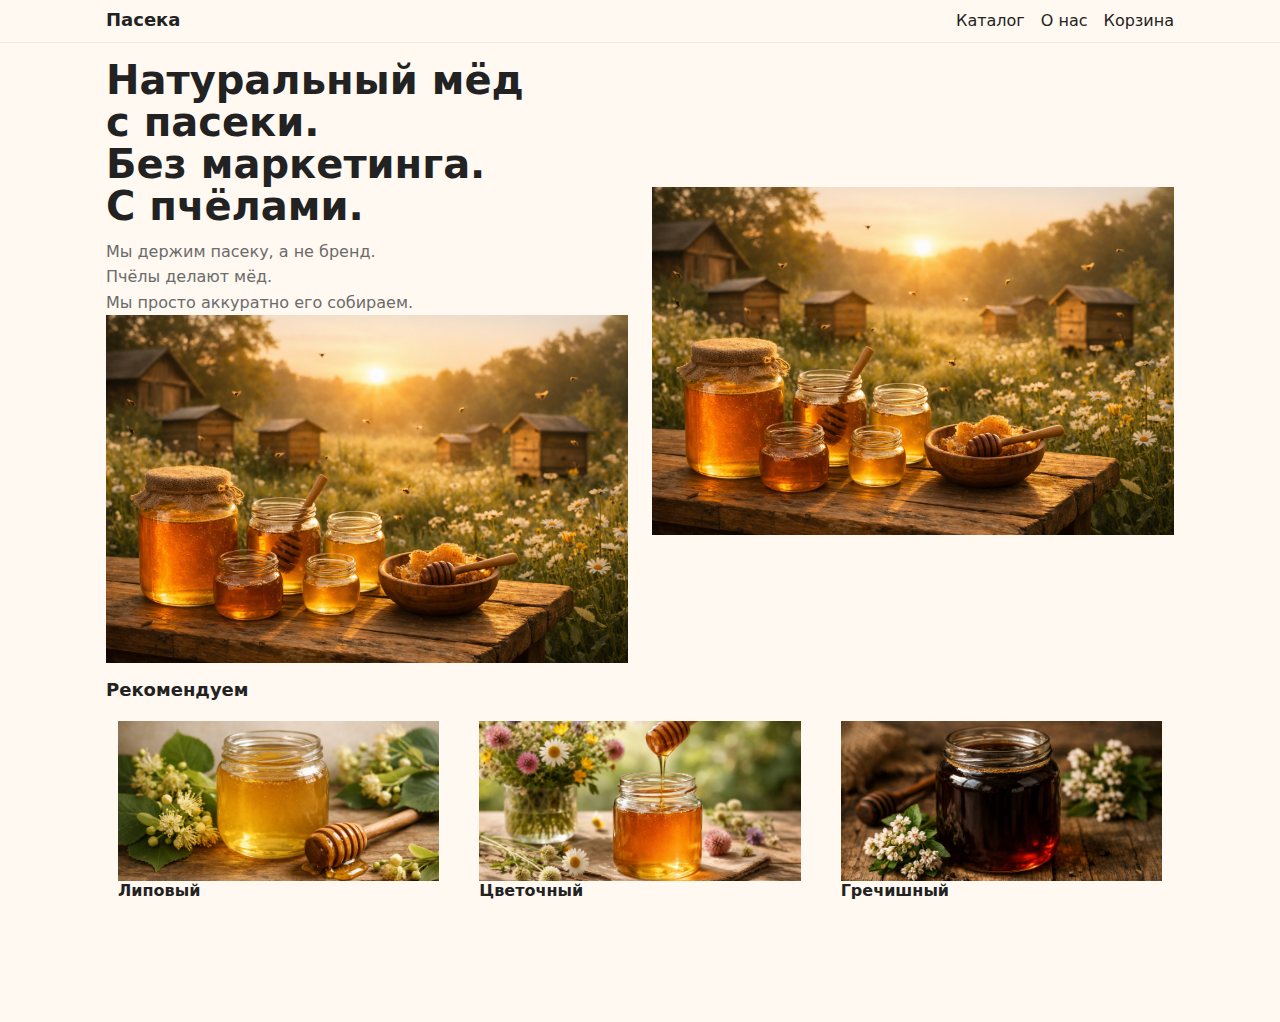
<file: index.html>
<!doctype html>
<html lang="ru">
<head>
  <meta charset="utf-8">
  <meta name="viewport" content="width=device-width, initial-scale=1">
  <title>Пасека — Натуральный мёд</title>
  <link rel="stylesheet" href="styles.css">
</head>
<body class="page page--home">
  <header class="site-header">
    <div class="container header-grid">
      <div class="brand">
        <a href="index.html">Пасека</a>
      </div>
      <!-- responsive-nav start -->
      <button class="burger" aria-controls="main-nav-list" aria-expanded="false" aria-label="Открыть меню">
        <span class="burger-box">
          <span class="burger-inner"></span>
        </span>
      </button>
      <nav class="nav" id="main-nav" aria-label="Главная навигация">
        <ul id="main-nav-list" class="nav-list">
          <li><a href="catalog.html">Каталог</a></li>
          <li><a href="about.html">О нас</a></li>
          <li><a href="cart.html" class="cart-link">Корзина <span id="cart-count" class="cart-count">0</span></a></li>
        </ul>
      </nav>
      <!-- responsive-nav end -->
    </div>
  </header>

  <main class="container main-grid">
    <section class="hero">
      <div class="hero-content">
        <h1 class="headline">Натуральный мёд<br>с пасеки.<br>Без маркетинга.<br>С пчёлами.</h1>
        <p class="lede">Мы держим пасеку, а не бренд.<br>Пчёлы делают мёд.<br>Мы просто аккуратно его собираем.</p>
        <div class="hero-image hero-image--mobile">
          <!-- Режим: используем загруженную фотографию (предполагается assets/images/glavnay.png) -->
          <img src="assets/images/glavnay.png" alt="Пасека — ульи и поле" class="hero-photo">
        </div>
      </div>
      <div class="hero-image hero-image--desktop">
        <!-- Изображение справа для ПК -->
        <img src="assets/images/glavnay.png" alt="Пасека — ульи и поле" class="hero-photo">
      </div>
    </section>

    <section class="recommended">
      <h2 class="section-title">Рекомендуем</h2>
      <div id="recommended-grid" class="products-grid">
        <!-- Product cards rendered by catalog.js -->
      </div>
    </section>

  </main>

  <footer class="site-footer">
    <div class="container footer-grid">
      <p>© Пасека — честный мёд. Без слов «премиум».</p>
    </div>
  </footer>

  <!-- Добавлен шаблон карточки, чтобы catalog.js мог рендерить карточки и на index.html -->
  <template id="product-template">
    <article class="product-card">
      <div class="product-image" aria-hidden="true">
        <img src="" alt="" class="product-photo">
      </div>
      <div class="product-body">
        <h3 class="product-title"></h3>
        <p class="product-desc"></p>
      </div>
      <div class="product-meta">
        <div class="product-price"></div>
        <button class="btn-buy">Купить</button>
      </div>
    </article>
  </template>

  <script type="module" src="catalog.js"></script>
  <script type="module" src="cart.js"></script>
  <script src="assets/js/scripts.js" defer></script>
</body>
</html>
</file>
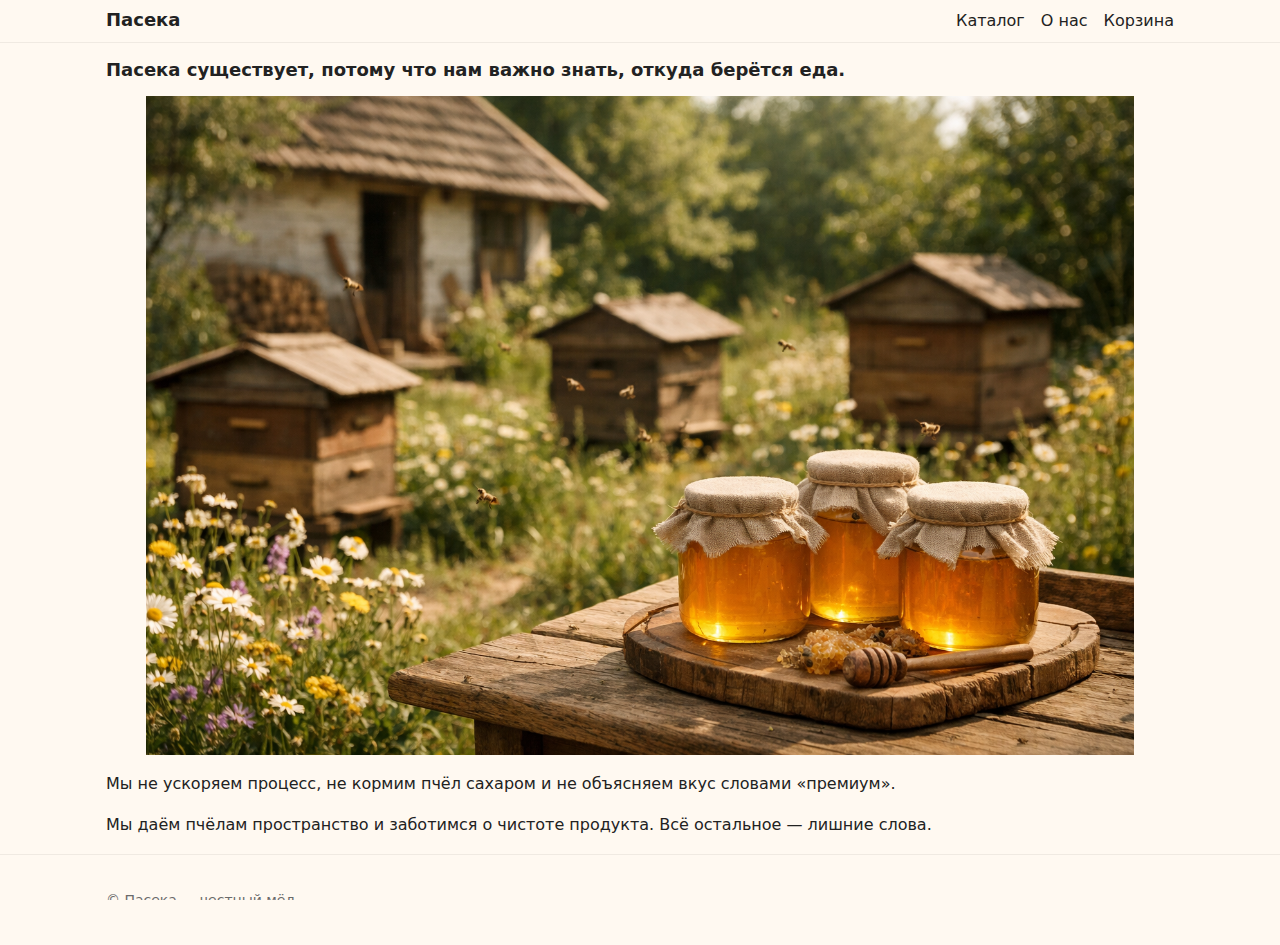
<file: about.html>
<!doctype html>
<html lang="ru">
<head>
  <meta charset="utf-8">
  <meta name="viewport" content="width=device-width, initial-scale=1">
  <title>О нас — Пасека</title>
  <link rel="stylesheet" href="styles.css">
</head>
<body class="page page--about">
  <header class="site-header">
    <div class="container header-grid">
      <div class="brand"><a href="index.html">Пасека</a></div>
      <!-- responsive-nav start -->
      <button class="burger" aria-controls="main-nav-list" aria-expanded="false" aria-label="Открыть меню">
        <span class="burger-box">
          <span class="burger-inner"></span>
        </span>
      </button>
      <nav class="nav" id="main-nav" aria-label="Главная навигация">
        <ul id="main-nav-list" class="nav-list">
          <li><a href="catalog.html">Каталог</a></li>
          <li><a href="about.html">О нас</a></li>
          <li><a href="cart.html" class="cart-link">Корзина <span id="cart-count" class="cart-count">0</span></a></li>
        </ul>
      </nav>
      <!-- responsive-nav end -->
    </div>
  </header>

  <main class="container article-grid">
    <article class="article">
      <h1>Пасека существует, потому что нам важно знать, откуда берётся еда.</h1>

      <figure class="article-image">
        <img src="assets/images/on.png" alt="О нас — рабочая пасека" class="article-photo">
      </figure>

      <p>Мы не ускоряем процесс, не кормим пчёл сахаром и не объясняем вкус словами «премиум».</p>
      <p>Мы даём пчёлам пространство и заботимся о чистоте продукта. Всё остальное — лишние слова.</p>
    </article>
  </main>

  <footer class="site-footer">
    <div class="container footer-grid">
      <p>© Пасека — честный мёд.</p>
    </div>
  </footer>

  <script type="module" src="cart.js"></script>
  <script src="assets/js/scripts.js" defer></script>
</body>
</html>
</file>
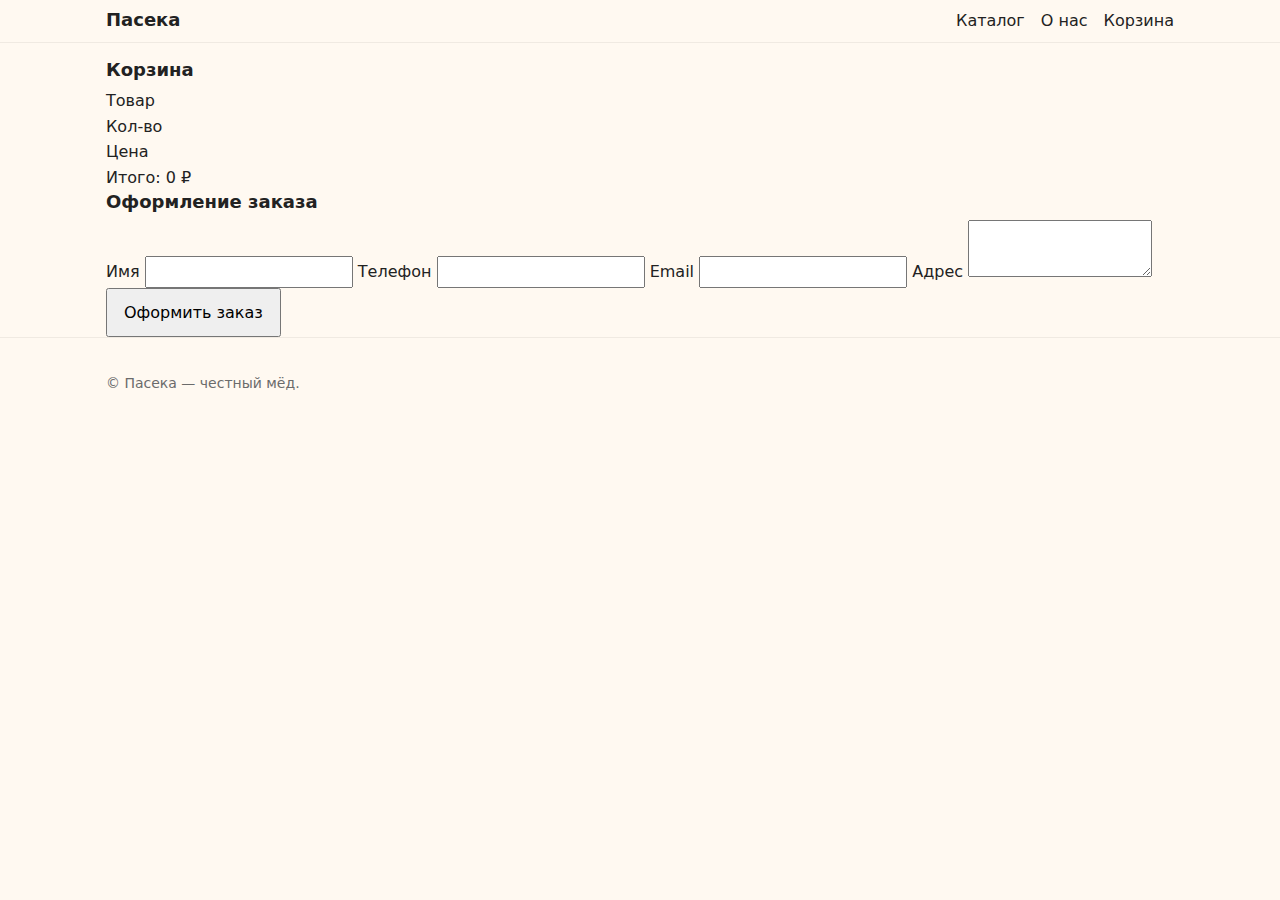
<file: cart.html>
<!doctype html>
<html lang="ru">
<head>
  <meta charset="utf-8">
  <meta name="viewport" content="width=device-width, initial-scale=1">
  <title>Корзина — Пасека</title>
  <link rel="stylesheet" href="styles.css">
</head>
<body class="page page--cart">
  <header class="site-header">
    <div class="container header-grid">
      <div class="brand"><a href="index.html">Пасека</a></div>
      <!-- responsive-nav start -->
      <button class="burger" aria-controls="main-nav-list" aria-expanded="false" aria-label="Открыть меню">
        <span class="burger-box">
          <span class="burger-inner"></span>
        </span>
      </button>
      <nav class="nav" id="main-nav" aria-label="Главная навигация">
        <ul id="main-nav-list" class="nav-list">
          <li><a href="catalog.html">Каталог</a></li>
          <li><a href="about.html">О нас</a></li>
          <li><a href="cart.html" class="cart-link">Корзина <span id="cart-count" class="cart-count">0</span></a></li>
        </ul>
      </nav>
      <!-- responsive-nav end -->
    </div>
  </header>

  <main class="container main-grid">
    <h1>Корзина</h1>

    <section id="cart-table" class="cart-table">
      <!-- Rows rendered by cart.js -->
      <div class="cart-row cart-row--head">
        <div class="col name">Товар</div>
        <div class="col qty">Кол-во</div>
        <div class="col price">Цена</div>
      </div>
    </section>

    <div class="cart-total">
      <div>Итого: <span id="cart-total">0</span> ₽</div>
    </div>

    <form id="checkout-form" class="checkout-form">
      <h2>Оформление заказа</h2>
      <label>Имя
        <input name="name" required>
      </label>
      <label>Телефон
        <input name="phone" required>
      </label>
      <label>Email
        <input name="email" type="email">
      </label>
      <label>Адрес
        <textarea name="address" required></textarea>
      </label>
      <button type="submit" class="btn-primary">Оформить заказ</button>
    </form>

  </main>

  <footer class="site-footer">
    <div class="container footer-grid">
      <p>© Пасека — честный мёд.</p>
    </div>
  </footer>

  <script type="module" src="cart.js"></script>
  <script src="assets/js/scripts.js" defer></script>
</body>
</html>
</file>
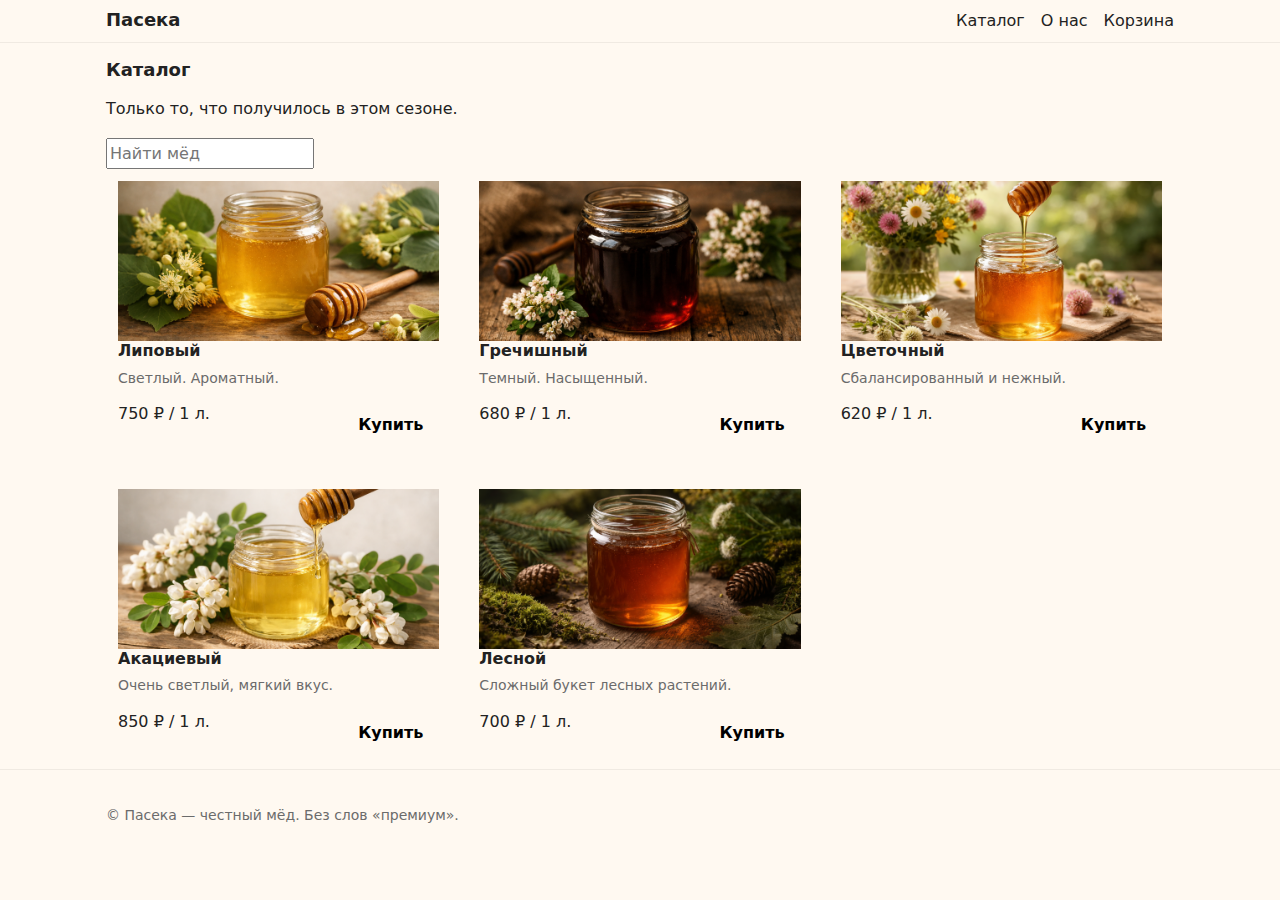
<file: catalog.html>
<!doctype html>
<html lang="ru">
<head>
  <meta charset="utf-8">
  <meta name="viewport" content="width=device-width, initial-scale=1">
  <title>Каталог — Пасека</title>
  <link rel="stylesheet" href="styles.css">
</head>
<body class="page page--catalog">
  <header class="site-header">
    <div class="container header-grid">
      <div class="brand"><a href="index.html">Пасека</a></div>
      <!-- responsive-nav start -->
      <button class="burger" aria-controls="main-nav-list" aria-expanded="false" aria-label="Открыть меню">
        <span class="burger-box">
          <span class="burger-inner"></span>
        </span>
      </button>
      <nav class="nav" id="main-nav" aria-label="Главная навигация">
        <ul id="main-nav-list" class="nav-list">
          <li><a href="catalog.html">Каталог</a></li>
          <li><a href="about.html">О нас</a></li>
          <li><a href="cart.html" class="cart-link">Корзина <span id="cart-count" class="cart-count">0</span></a></li>
        </ul>
      </nav>
      <!-- responsive-nav end -->
    </div>
  </header>

  <main class="container main-grid">
    <header class="catalog-header">
      <h1 class="catalog-title">Каталог</h1>
      <p class="catalog-lede">Только то, что получилось в этом сезоне.</p>
      <div class="catalog-controls">
        <input id="catalog-search" class="search-input" type="search" placeholder="Найти мёд" aria-label="Поиск по каталогу">
      </div>
    </header>

    <section id="catalog-grid" class="products-grid">
      <!-- Product cards rendered by catalog.js -->
    </section>

    <div id="catalog-empty" class="empty-state" hidden>
      По запросу ничего не найдено.
    </div>
  </main>

  <footer class="site-footer">
    <div class="container footer-grid">
      <p>© Пасека — честный мёд. Без слов «премиум».</p>
    </div>
  </footer>

  <template id="product-template">
    <article class="product-card">
      <div class="product-image" aria-hidden="true">
        <img src="" alt="" class="product-photo">
      </div>
      <div class="product-body">
        <h3 class="product-title"></h3>
        <p class="product-desc"></p>
      </div>
      <div class="product-meta">
        <div class="product-price"></div>
        <button class="btn-buy">Купить</button>
      </div>
    </article>
  </template>

  <script type="module" src="catalog.js"></script>
  <script type="module" src="cart.js"></script>
  <script src="assets/js/scripts.js" defer></script>
</body>
</html>
</file>
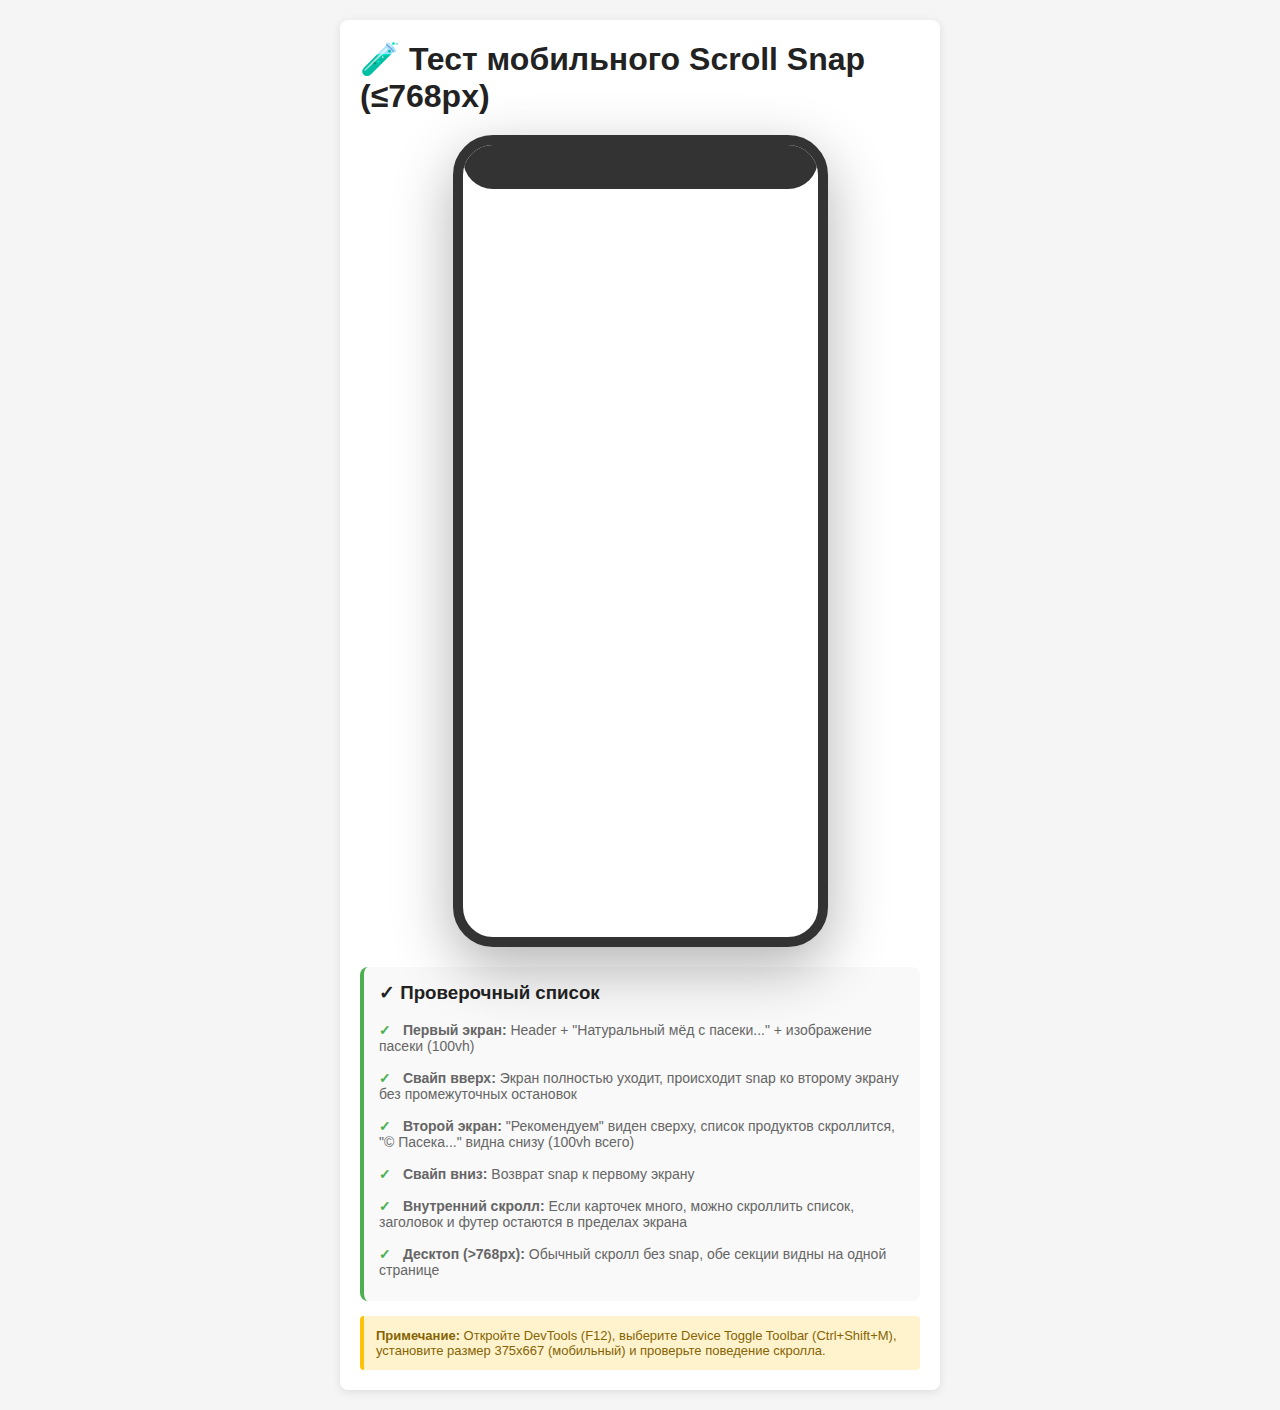
<file: test-mobile-snap.html>
<!DOCTYPE html>
<html lang="ru">
<head>
    <meta charset="UTF-8">
    <meta name="viewport" content="width=device-width, initial-scale=1.0">
    <title>Тест мобильного Scroll Snap</title>
    <style>
        * {
            margin: 0;
            padding: 0;
            box-sizing: border-box;
        }
        body {
            font-family: -apple-system, BlinkMacSystemFont, 'Segoe UI', Arial, sans-serif;
            background: #f5f5f5;
            padding: 20px;
        }
        .test-container {
            max-width: 600px;
            margin: 0 auto;
            background: white;
            border-radius: 8px;
            padding: 20px;
            box-shadow: 0 2px 10px rgba(0, 0, 0, 0.1);
        }
        h1 {
            margin-bottom: 20px;
            color: #222;
        }
        .preview {
            border: 2px solid #ddd;
            border-radius: 8px;
            overflow: hidden;
            margin-bottom: 20px;
        }
        .mobile-frame {
            width: 375px;
            height: 812px;
            margin: 0 auto;
            border: 10px solid #333;
            border-radius: 40px;
            overflow: hidden;
            background: white;
            box-shadow: 0 20px 60px rgba(0, 0, 0, 0.3);
            position: relative;
        }
        .mobile-frame::before {
            content: '';
            position: absolute;
            top: 0;
            left: 0;
            right: 0;
            height: 44px;
            background: #333;
            z-index: 10;
            border-radius: 0 0 30px 30px;
        }
        .mobile-content {
            width: 100%;
            height: 100%;
            overflow-y: auto;
            -webkit-overflow-scrolling: touch;
        }
        iframe {
            width: 100%;
            height: 100%;
            border: none;
            display: block;
        }
        .checklist {
            margin-top: 20px;
            padding: 15px;
            background: #f9f9f9;
            border-radius: 8px;
            border-left: 4px solid #4CAF50;
        }
        .checklist h3 {
            margin-bottom: 10px;
            color: #222;
        }
        .checklist ul {
            list-style: none;
            padding-left: 0;
        }
        .checklist li {
            padding: 8px 0;
            color: #666;
            font-size: 14px;
        }
        .checklist li::before {
            content: '✓ ';
            color: #4CAF50;
            font-weight: bold;
            margin-right: 8px;
        }
        .note {
            margin-top: 15px;
            padding: 12px;
            background: #fff3cd;
            border-radius: 4px;
            border-left: 4px solid #ffc107;
            color: #856404;
            font-size: 13px;
        }
    </style>
</head>
<body>
    <div class="test-container">
        <h1>🧪 Тест мобильного Scroll Snap (≤768px)</h1>

        <div class="mobile-frame">
            <iframe src="http://localhost:8000/index.html"></iframe>
        </div>

        <div class="checklist">
            <h3>✓ Проверочный список</h3>
            <ul>
                <li><strong>Первый экран:</strong> Header + "Натуральный мёд с пасеки..." + изображение пасеки (100vh)</li>
                <li><strong>Свайп вверх:</strong> Экран полностью уходит, происходит snap ко второму экрану без промежуточных остановок</li>
                <li><strong>Второй экран:</strong> "Рекомендуем" виден сверху, список продуктов скроллится, "© Пасека..." видна снизу (100vh всего)</li>
                <li><strong>Свайп вниз:</strong> Возврат snap к первому экрану</li>
                <li><strong>Внутренний скролл:</strong> Если карточек много, можно скроллить список, заголовок и футер остаются в пределах экрана</li>
                <li><strong>Десктоп (>768px):</strong> Обычный скролл без snap, обе секции видны на одной странице</li>
            </ul>
        </div>

        <div class="note">
            <strong>Примечание:</strong> Откройте DevTools (F12), выберите Device Toggle Toolbar (Ctrl+Shift+M), установите размер 375x667 (мобильный) и проверьте поведение скролла.
        </div>
    </div>
</body>
</html>
</file>
<file: styles.css>
/* styles.css — минималистичный редакционный стиль, сетки и типографика */
:root{
  --bg:#FFF9F1;
  --text:#222;
  --muted:#6b6b6b;
  --accent:#e0b24a;
  --container:1100px;
  --gutter:24px;
  --brand-font:system-ui,-apple-system,"Segoe UI",Roboto,"Helvetica Neue",Arial,sans-serif;
  --header-gap:1rem;
}

/* =========================
   BASE
========================= */
*{box-sizing:border-box}
html,body{height:100%;overflow-x:hidden;-webkit-overflow-scrolling:touch}
:root{font-size:16px}

body{
  background:var(--bg);
  color:var(--text);
  font-family:var(--brand-font),sans-serif;
  line-height:1.6;
  margin:0;
}

.container{
  max-width:var(--container);
  margin:0 auto;
  padding:0 var(--gutter);
}

img,picture,video,iframe,svg{
  max-width:100%;
  height:auto;
  display:block;
}

h1,h2,h3,h4,h5,h6{
  font-size:1.125rem;
  line-height:1.2;
  margin:0 0 .5rem 0;
}

button,input,textarea,select{font:inherit}
button,.btn{
  min-height:48px;
  min-width:48px;
  padding:.6rem 1rem;
  touch-action:manipulation;
}

p,li{
  overflow-wrap:break-word;
  word-break:break-word;
  hyphens:auto;
}

/* =========================
   HEADER (MOBILE GRID)
========================= */

.site-header{
  border-bottom:1px solid rgba(0,0,0,.06);
  margin-bottom:var(--header-gap);
}

.header-grid{
  display:grid;
  grid-template-columns:auto 1fr auto;
  align-items:center;
  padding:20px 0;
}

.brand{justify-self:start}

.brand a{
  font-weight:700;
  font-size:1.125rem;
  color:var(--text);
  text-decoration:none;
}

/* NAV */
.nav{justify-self:end}

.nav-list{
  display:none;
  list-style:none;
  padding:0;
  margin:0;
}

.nav-list li{padding:8px 0}

.nav-list a{
  text-decoration:none;
  color:var(--text);
  font-size:1rem;
}

.nav-list.is-open{
  display:block;
  grid-column:1 / -1;
  margin-top:12px;
}

/* BURGER */
.burger{
  display:flex;
  align-items:center;
  justify-content:center;
  background:none;
  border:0;
  padding:8px;
  width:44px;
  height:44px;
  cursor:pointer;
}

.burger:focus{
  outline:2px solid rgba(224,178,74,.8);
  outline-offset:2px;
}

.burger-box{
  position:relative;
  width:24px;
  height:16px;
}

.burger-inner,
.burger-inner::before,
.burger-inner::after{
  display:block;
  background:var(--text);
  height:2px;
  border-radius:2px;
  width:100%;
}

.burger-inner{position:relative}

.burger-inner::before,
.burger-inner::after{
  content:'';
  position:absolute;
  left:0;
}

.burger-inner::before{top:-6px}
.burger-inner::after{top:6px}

/* =========================
   LAYOUT
========================= */

.main-grid{
  display:grid;
  grid-template-columns:1fr;
  padding:24px 0;
}

.hero{
  display:grid;
  grid-template-columns:1fr;
  gap:16px;
  padding-bottom:16px;
}

.headline{
  font-size:1.5rem;
  line-height:1.05;
  margin:0 0 12px;
  font-weight:700;
}

.lede{
  max-width:60ch;
  color:var(--muted);
  margin:0;
}

.products-grid{
  display:grid;
  grid-template-columns:1fr;
  gap:16px;
}

/* Product card */
.product-card{
  display:flex;
  flex-direction:column;
  padding:12px;
}

.product-title{
  font-size:1rem;
  margin:0 0 6px;
  font-weight:700;
}

.product-desc{
  margin:0;
  color:var(--muted);
  font-size:.875rem;
}

.product-meta{
  display:flex;
  justify-content:space-between;
  margin-top:12px;
}

.btn-buy{
  background:none;
  border:0;
  font-weight:700;
  cursor:pointer;
}

.btn-buy:hover{text-decoration:underline}

/* =========================
   FOOTER
========================= */

.site-footer{
  border-top:1px solid rgba(0,0,0,.06);
  padding:20px 0;
  color:var(--muted);
  font-size:.875rem;
}

/* =========================
   IMAGE HELPERS
========================= */

.hero-photo,
.article-photo{
  width:100%;
  height:auto;
  object-fit:cover;
  display:block;
}

.product-photo{
  width:100%;
  height:160px;
  object-fit:cover;
  display:block;
}

/* =========================
   MOBILE REFINEMENTS
========================= */

@media (max-width:480px){

  .container{padding:0 12px}

  .brand a{font-size:18px}

  .nav a,
  .btn-buy,
  .btn-primary{
    padding:10px 12px;
  }

  .hero-image,
  .hero-photo{height:220px}

  .headline{font-size:22px}
  .lede{max-width:50ch}

  .products-grid{gap:14px}
  .product-photo{height:140px}
  .product-title{font-size:16px}
  .product-desc{font-size:13px}

  .site-footer{padding:16px 0;font-size:13px}

  /* Перемещаем бургер вправо только на главной странице в мобильном виде */
  .page--home .header-grid .burger{
    grid-column: 3; /* занять правую колонку сетки */
    justify-self: end; /* прижать к правому краю */
  }
}

/* =========================
   TABLET +
========================= */

@media (min-width:481px){

  .header-grid{
    display:flex;
    justify-content:space-between;
  }

  .nav-list{
    display:flex;
    gap:16px;
    align-items:center;
  }

  .burger{display:none}

  .products-grid{grid-template-columns:repeat(2,1fr)}

  .hero{
    grid-template-columns:1fr 1fr;
    gap:24px;
    align-items:center;
  }

  .headline{font-size:2rem}
  .container{max-width:720px;padding:0 16px}
}

/* =========================
   DESKTOP
========================= */

@media (min-width:769px){
  .container{max-width:var(--container)}
  .products-grid{grid-template-columns:repeat(3,1fr)}
  .headline{font-size:2.5rem}
}
</file>
